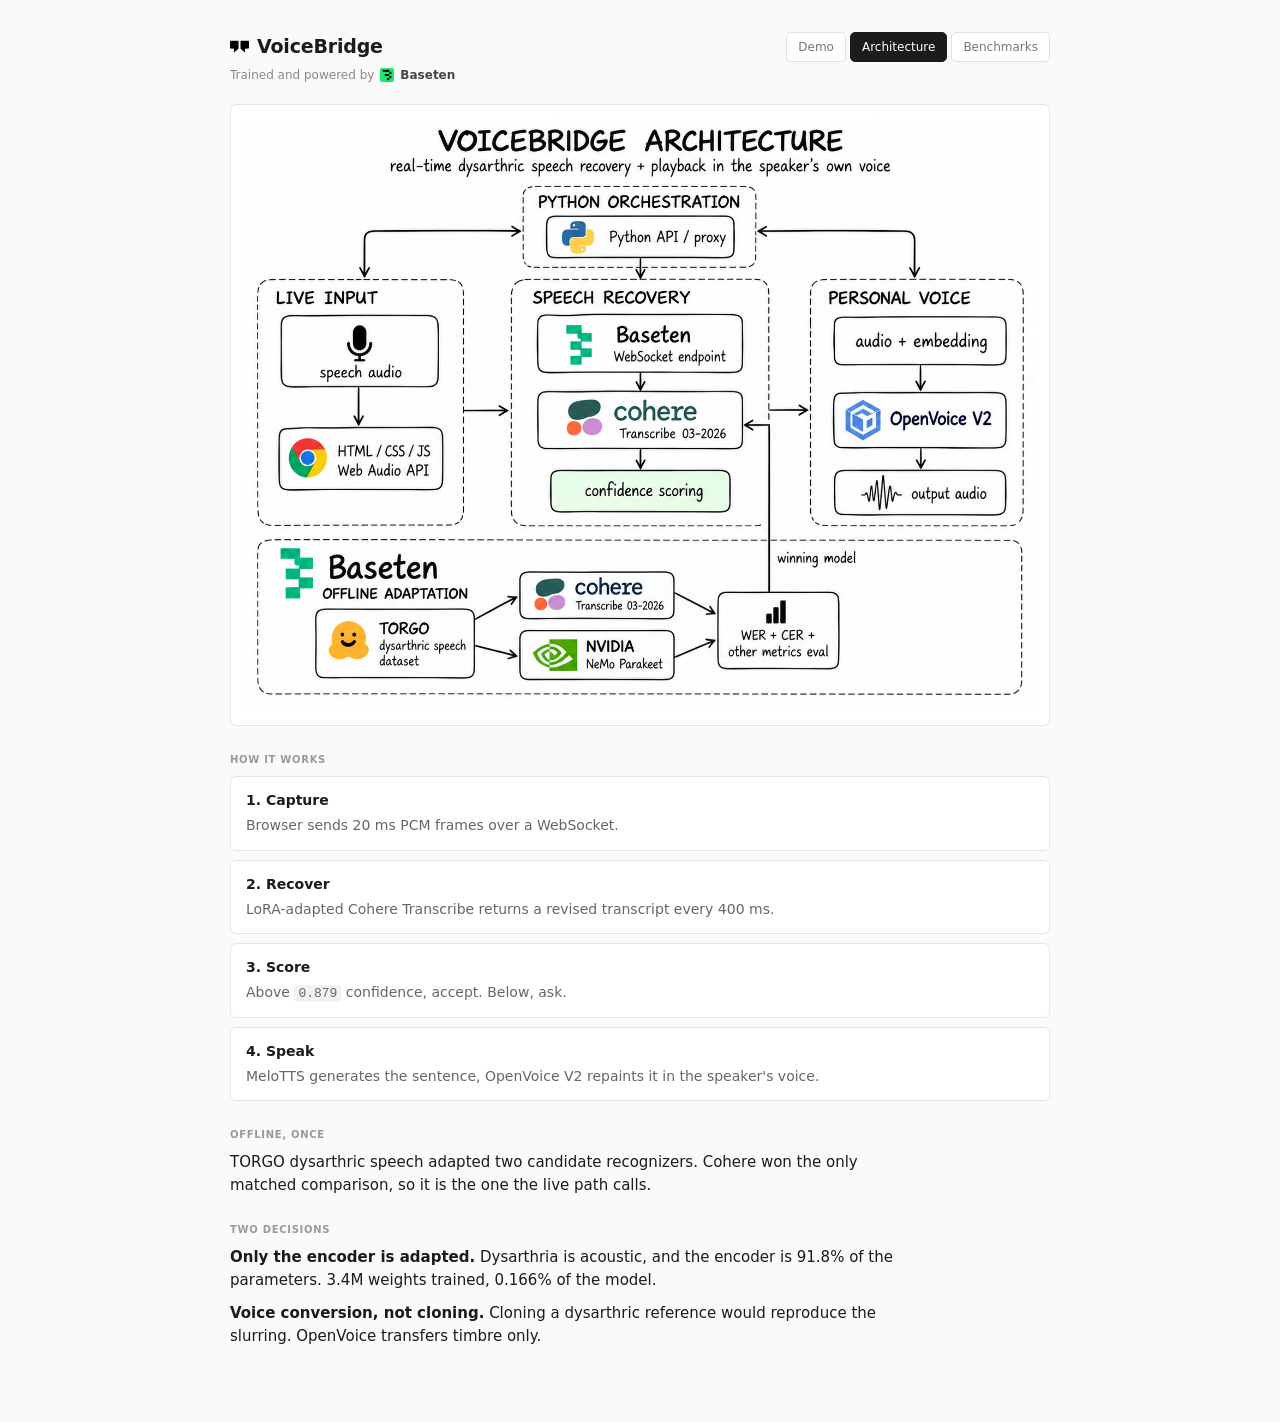
<file: app/architecture.html>
<!doctype html>
<html lang="en">
<head>
<meta charset="utf-8">
<meta name="viewport" content="width=device-width, initial-scale=1">
<meta name="color-scheme" content="light">
<title>Architecture &middot; VoiceBridge</title>
<style>
  body { margin: 0 auto; padding: 32px 20px 64px; max-width: 820px;
         font-family: system-ui, sans-serif; font-size: 15px; line-height: 1.5;
         color: #1b1b1b; background: #fafafa }
  .top { display: flex; justify-content: space-between; align-items: flex-start; gap: 16px }
  h1 { font-size: 19px; margin: 0; font-weight: 600; letter-spacing: -0.01em;
       display: flex; align-items: center; gap: 8px }
  h1 .logo { width: 19px; height: 19px }
  .by { display: flex; align-items: center; gap: 6px; margin: 5px 0 20px;
        font-size: 12px; color: #888 }
  .by img { width: 14px; height: 14px; border-radius: 2px }
  .by b { color: #444; font-weight: 600 }
  .tabs { display: flex; gap: 4px; flex-shrink: 0 }
  .tabs a { font-size: 12px; padding: 5px 11px; border: 1px solid #e0e0e0;
            border-radius: 5px; text-decoration: none; color: #777; background: #fff }
  .tabs a:hover { border-color: #aaa; color: #333 }
  .tabs a[aria-current] { background: #1b1b1b; border-color: #1b1b1b; color: #fff }
  figure { margin: 0 0 24px; background: #fff; border: 1px solid #e6e6e6;
           border-radius: 6px; padding: 14px }
  figure img { display: block; width: 100%; height: auto }
  h2 { font-size: 10px; font-weight: 600; text-transform: uppercase;
       letter-spacing: 0.07em; color: #999; margin: 26px 0 9px }
  p { margin: 0 0 11px; max-width: 680px }
  .step { background: #fff; border: 1px solid #e6e6e6; border-radius: 6px;
          padding: 13px 15px; margin: 0 0 9px }
  .step b { display: block; font-size: 14px; margin-bottom: 3px }
  .step span { color: #666; font-size: 14px }
  code { font-family: ui-monospace, SFMono-Regular, Menlo, monospace; font-size: 13px;
         background: #f2f2f2; padding: 1px 4px; border-radius: 3px }
</style>
</head>
<body>
<div class="top">
  <div>
    <h1><img class="logo" src="[data-uri]" alt="">VoiceBridge</h1>
    <p class="by">Trained and powered by <img src="[data-uri]" alt=""><b>Baseten</b></p>
  </div>
  <nav class="tabs"><a href="index.html">Demo</a><a href="architecture.html" aria-current="page">Architecture</a><a href="benchmarks.html">Benchmarks</a></nav>
</div>

<figure><img src="architecture.png"
  alt="VoiceBridge architecture: live input to speech recovery to personal voice, with offline adaptation on Baseten"></figure>

<h2>How it works</h2>

<div class="step"><b>1. Capture</b><span>Browser sends 20 ms PCM frames over a WebSocket.</span></div>
<div class="step"><b>2. Recover</b><span>LoRA-adapted Cohere Transcribe returns a revised transcript every 400 ms.</span></div>
<div class="step"><b>3. Score</b><span>Above <code>0.879</code> confidence, accept. Below, ask.</span></div>
<div class="step"><b>4. Speak</b><span>MeloTTS generates the sentence, OpenVoice V2 repaints it in the speaker's voice.</span></div>

<h2>Offline, once</h2>
<p>TORGO dysarthric speech adapted two candidate recognizers. Cohere won the only
matched comparison, so it is the one the live path calls.</p>

<h2>Two decisions</h2>
<p><b>Only the encoder is adapted.</b> Dysarthria is acoustic, and the encoder is
91.8% of the parameters. 3.4M weights trained, 0.166% of the model.</p>
<p><b>Voice conversion, not cloning.</b> Cloning a dysarthric reference would
reproduce the slurring. OpenVoice transfers timbre only.</p>
</body>
</html>
</file>
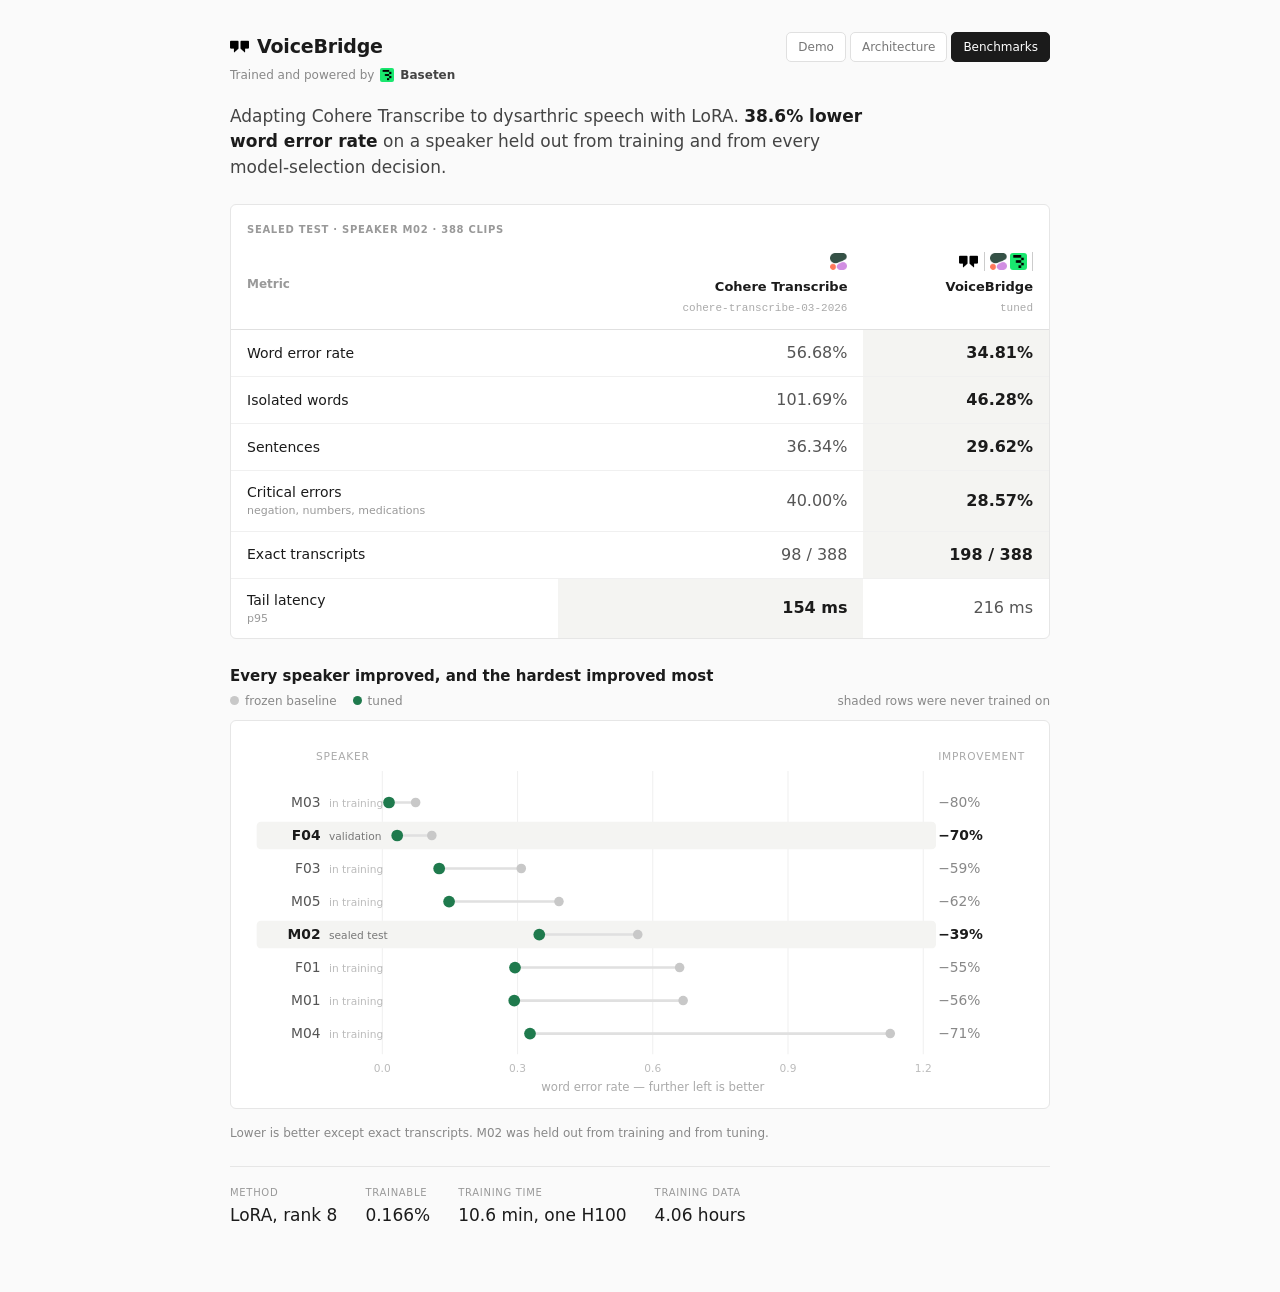
<file: app/benchmarks.html>
<!doctype html>
<html lang="en">
<head>
<meta charset="utf-8">
<meta name="viewport" content="width=device-width, initial-scale=1">
<meta name="color-scheme" content="light">
<title>Benchmarks · VoiceBridge</title>
<style>
  body { margin: 0 auto; padding: 32px 20px 64px; max-width: 820px;
         font-family: system-ui, sans-serif; font-size: 15px; line-height: 1.5;
         color: #1b1b1b; background: #fafafa }
  .top { display: flex; justify-content: space-between; align-items: flex-start; gap: 16px }
  h1 { font-size: 19px; margin: 0; font-weight: 600; letter-spacing: -0.01em;
       display: flex; align-items: center; gap: 8px }
  h1 .logo { width: 19px; height: 19px }
  .by { display: flex; align-items: center; gap: 6px; margin: 5px 0 20px;
        font-size: 12px; color: #888 }
  .by img { width: 14px; height: 14px; border-radius: 2px }
  .by b { color: #444; font-weight: 600 }
  .tabs { display: flex; gap: 4px; flex-shrink: 0 }
  .tabs a { font-size: 12px; padding: 5px 11px; border: 1px solid #e0e0e0;
            border-radius: 5px; text-decoration: none; color: #777; background: #fff }
  .tabs a:hover { border-color: #aaa; color: #333 }
  .tabs a[aria-current] { background: #1b1b1b; border-color: #1b1b1b; color: #fff }
  .lede { font-size: 17px; line-height: 1.5; color: #444; margin: 0 0 24px; max-width: 640px }
  .lede b { color: #1b1b1b; font-weight: 600 }
  .card { background: #fff; border: 1px solid #e6e6e6; border-radius: 6px; padding: 4px 0 0 }
  table { border-collapse: collapse; width: 100%; font-variant-numeric: tabular-nums }
  caption { text-align: left; padding: 13px 16px 4px; font-size: 10px; font-weight: 600;
            text-transform: uppercase; letter-spacing: 0.07em; color: #999 }
  th, td { padding: 11px 16px; border-bottom: 1px solid #f0f0f0; text-align: right }
  th:first-child, td:first-child { text-align: left }
  thead th { font-size: 13px; font-weight: 600; color: #1b1b1b;
             border-bottom: 1px solid #e0e0e0; padding-bottom: 13px }
  thead th:first-child { font-size: 12px; font-weight: 600; color: #999 }
  .marks { display: flex; justify-content: flex-end; align-items: center;
           gap: 6px; margin-bottom: 6px; height: 19px }
  .marks img { width: 17px; height: 17px; border-radius: 3px }
  .marks .vb { width: 19px; height: 19px; border-radius: 0 }
  /* The bracket says what the tuned model is built from, without a caption. */
  .built { display: inline-flex; align-items: center; gap: 3px; padding: 0 5px;
           border-left: 1.5px solid #ccc; border-right: 1.5px solid #ccc; height: 19px }
  .modelcode { display: block; font-weight: 400; font-size: 11px; color: #aaa;
               margin-top: 3px; font-family: ui-monospace, SFMono-Regular, Menlo, monospace }
  tbody th { font-weight: 400; font-size: 14px }
  tbody th span { display: block; font-size: 11px; color: #999 }
  tbody tr:last-child th, tbody tr:last-child td { border-bottom: 0 }
  td { font-size: 16px; color: #555 }
  td.win { color: #1b1b1b; font-weight: 600; background: #f4f4f2 }
  .notes { font-size: 12px; line-height: 1.7; color: #888; margin: 14px 0 0 }
  .notes b { color: #555; font-weight: 600 }
  .facts { display: flex; flex-wrap: wrap; gap: 28px; margin: 22px 0 0;
           padding-top: 18px; border-top: 1px solid #e6e6e6 }
  .facts dt { font-size: 10px; text-transform: uppercase; letter-spacing: 0.07em;
              color: #999; margin-bottom: 3px }
  .facts dd { margin: 0; font-size: 17px }
  .chart-title { font-size: 15px; font-weight: 600; color: #1b1b1b; margin: 26px 0 4px;
                 text-transform: none; letter-spacing: 0 }
  .chart-sub { font-size: 12px; color: #888; margin: 0 0 10px;
               display: flex; align-items: center; gap: 6px }
  .chart-sub .dot { width: 9px; height: 9px; border-radius: 50%; display: inline-block }
  .chart-sub .dot.base { background: #c8c8c8 }
  .chart-sub .dot.after { background: #1f7a4d; margin-left: 10px }
  .chart-sub .sub-note { margin-left: auto }
  .chart { padding: 16px 15px 12px }
  .chart svg { display: block; overflow: visible }
  .chart .grid line { stroke: #f0f0f0; stroke-width: 1 }
  .chart .tick { font-size: 10px; fill: #bbb; font-variant-numeric: tabular-nums }
  .chart .colhead { font-size: 10px; fill: #aaa; text-transform: uppercase;
                    letter-spacing: 0.07em }
  .chart .axis { font-size: 11px; fill: #aaa }
  .chart .hint { font-size: 10px; fill: #bbb }
  .chart .hint.dark { fill: #666 }
  .chart .band { fill: #f4f4f2 }
  .chart .spk { font-size: 13px; fill: #555; font-variant-numeric: tabular-nums }
  .chart .spk.held { fill: #1b1b1b; font-weight: 700 }
  .chart .role { font-size: 10px; fill: #bbb }
  .chart .role.held { fill: #777 }
  .chart .drop { stroke: #e0e0e0; stroke-width: 2.5; stroke-linecap: round }
  .chart .base { fill: #c8c8c8 }
  .chart .after { fill: #1f7a4d }
  .chart .rel { font-size: 13px; fill: #888; font-variant-numeric: tabular-nums }
  .chart .rel.held { fill: #1b1b1b; font-weight: 600 }
  @media (max-width: 620px) { .top { flex-direction: column } th, td { padding: 9px 11px } }
</style>
</head>
<body>
<div class="top">
  <div>
    <h1><img class="logo" src="[data-uri]" alt="">VoiceBridge</h1>
    <p class="by">Trained and powered by <img src="[data-uri]" alt=""><b>Baseten</b></p>
  </div>
  <nav class="tabs"><a href="index.html">Demo</a><a href="architecture.html">Architecture</a><a href="benchmarks.html" aria-current="page">Benchmarks</a></nav>
</div>

<p class="lede">Adapting Cohere Transcribe to dysarthric speech with LoRA.
<b>38.6% lower word error rate</b> on a speaker held out from training and from
every model-selection decision.</p>

<div class="card">
<table>
  <caption>Sealed test &middot; speaker M02 &middot; 388 clips</caption>
  <thead>
    <tr>
      <th>Metric</th>
      <th><span class="marks"><img src="[data-uri]" alt=""></span>Cohere Transcribe
          <span class="modelcode">cohere-transcribe-03-2026</span></th>
      <th><span class="marks"><img class="vb" src="[data-uri]" alt=""><span class="built"><img src="[data-uri]" alt=""><img src="[data-uri]" alt=""></span></span>VoiceBridge
          <span class="modelcode">tuned</span></th>
    </tr>
  </thead>
  <tbody>
    <tr><th>Word error rate</th>
        <td>56.68%</td><td class="win">34.81%</td></tr>
    <tr><th>Isolated words</th>
        <td>101.69%</td><td class="win">46.28%</td></tr>
    <tr><th>Sentences</th>
        <td>36.34%</td><td class="win">29.62%</td></tr>
    <tr><th>Critical errors<span>negation, numbers, medications</span></th>
        <td>40.00%</td><td class="win">28.57%</td></tr>
    <tr><th>Exact transcripts</th>
        <td>98 / 388</td><td class="win">198 / 388</td></tr>
    <tr><th>Tail latency<span>p95</span></th>
        <td class="win">154 ms</td><td>216 ms</td></tr>
  </tbody>
</table>
</div>

<h2 class="chart-title">Every speaker improved, and the hardest improved most</h2>
<p class="chart-sub"><i class="dot base"></i>frozen baseline<i class="dot after"></i>tuned<span class="sub-note">shaded rows were never trained on</span></p>
<div class="card chart">
<svg viewBox="0 0 740 338" width="100%" role="img" aria-label="Word error rate falls for all eight speakers after adaptation">
<g class="grid">
<line x1="128.0" y1="32" x2="128.0" y2="298"/>
<text class="tick" x="128.0" y="315" text-anchor="middle">0.0</text>
<line x1="255.0" y1="32" x2="255.0" y2="298"/>
<text class="tick" x="255.0" y="315" text-anchor="middle">0.3</text>
<line x1="382.0" y1="32" x2="382.0" y2="298"/>
<text class="tick" x="382.0" y="315" text-anchor="middle">0.6</text>
<line x1="509.0" y1="32" x2="509.0" y2="298"/>
<text class="tick" x="509.0" y="315" text-anchor="middle">0.9</text>
<line x1="636.0" y1="32" x2="636.0" y2="298"/>
<text class="tick" x="636.0" y="315" text-anchor="middle">1.2</text>
</g>
<text class="colhead" x="116" y="22" text-anchor="end">speaker</text>
<text class="colhead" x="650" y="22">improvement</text>
<text class="axis" x="382" y="332" text-anchor="middle">word error rate &#8212; further left is better</text>
<text class="spk" x="70" y="65.5" text-anchor="end">M03</text>
<text class="role" x="78" y="65.5">in training</text>
<line class="drop" x1="159.3" y1="61.5" x2="134.3" y2="61.5"/>
<circle class="after" cx="134.3" cy="61.5" r="5.5"/>
<circle class="base" cx="159.3" cy="61.5" r="4.5"/>
<text class="rel" x="650" y="65.5">&#8722;80%</text>
<rect class="band" x="10" y="79.5" width="638" height="26" rx="4"/>
<text class="spk held" x="70" y="96.5" text-anchor="end">F04</text>
<text class="role held" x="78" y="96.5">validation</text>
<line class="drop" x1="174.5" y1="92.5" x2="142.0" y2="92.5"/>
<circle class="after" cx="142.0" cy="92.5" r="5.5"/>
<circle class="base" cx="174.5" cy="92.5" r="4.5"/>
<text class="rel held" x="650" y="96.5">&#8722;70%</text>
<text class="spk" x="70" y="127.5" text-anchor="end">F03</text>
<text class="role" x="78" y="127.5">in training</text>
<line class="drop" x1="258.5" y1="123.5" x2="181.4" y2="123.5"/>
<circle class="after" cx="181.4" cy="123.5" r="5.5"/>
<circle class="base" cx="258.5" cy="123.5" r="4.5"/>
<text class="rel" x="650" y="127.5">&#8722;59%</text>
<text class="spk" x="70" y="158.5" text-anchor="end">M05</text>
<text class="role" x="78" y="158.5">in training</text>
<line class="drop" x1="293.9" y1="154.5" x2="190.7" y2="154.5"/>
<circle class="after" cx="190.7" cy="154.5" r="5.5"/>
<circle class="base" cx="293.9" cy="154.5" r="4.5"/>
<text class="rel" x="650" y="158.5">&#8722;62%</text>
<rect class="band" x="10" y="172.5" width="638" height="26" rx="4"/>
<text class="spk held" x="70" y="189.5" text-anchor="end">M02</text>
<text class="role held" x="78" y="189.5">sealed test</text>
<line class="drop" x1="367.9" y1="185.5" x2="275.4" y2="185.5"/>
<circle class="after" cx="275.4" cy="185.5" r="5.5"/>
<circle class="base" cx="367.9" cy="185.5" r="4.5"/>
<text class="rel held" x="650" y="189.5">&#8722;39%</text>
<text class="spk" x="70" y="220.5" text-anchor="end">F01</text>
<text class="role" x="78" y="220.5">in training</text>
<line class="drop" x1="407.2" y1="216.5" x2="252.6" y2="216.5"/>
<circle class="after" cx="252.6" cy="216.5" r="5.5"/>
<circle class="base" cx="407.2" cy="216.5" r="4.5"/>
<text class="rel" x="650" y="220.5">&#8722;55%</text>
<text class="spk" x="70" y="251.5" text-anchor="end">M01</text>
<text class="role" x="78" y="251.5">in training</text>
<line class="drop" x1="410.5" y1="247.5" x2="251.9" y2="247.5"/>
<circle class="after" cx="251.9" cy="247.5" r="5.5"/>
<circle class="base" cx="410.5" cy="247.5" r="4.5"/>
<text class="rel" x="650" y="251.5">&#8722;56%</text>
<text class="spk" x="70" y="282.5" text-anchor="end">M04</text>
<text class="role" x="78" y="282.5">in training</text>
<line class="drop" x1="605.0" y1="278.5" x2="266.7" y2="278.5"/>
<circle class="after" cx="266.7" cy="278.5" r="5.5"/>
<circle class="base" cx="605.0" cy="278.5" r="4.5"/>
<text class="rel" x="650" y="282.5">&#8722;71%</text>
</svg>
</div>
</div>

<p class="notes">Lower is better except exact transcripts. M02 was held out from training and from tuning.</p>

<dl class="facts">
  <div><dt>Method</dt><dd>LoRA, rank 8</dd></div>
  <div><dt>Trainable</dt><dd>0.166%</dd></div>
  <div><dt>Training time</dt><dd>10.6 min, one H100</dd></div>
  <div><dt>Training data</dt><dd>4.06 hours</dd></div>
</dl>
</body>
</html>
</file>
